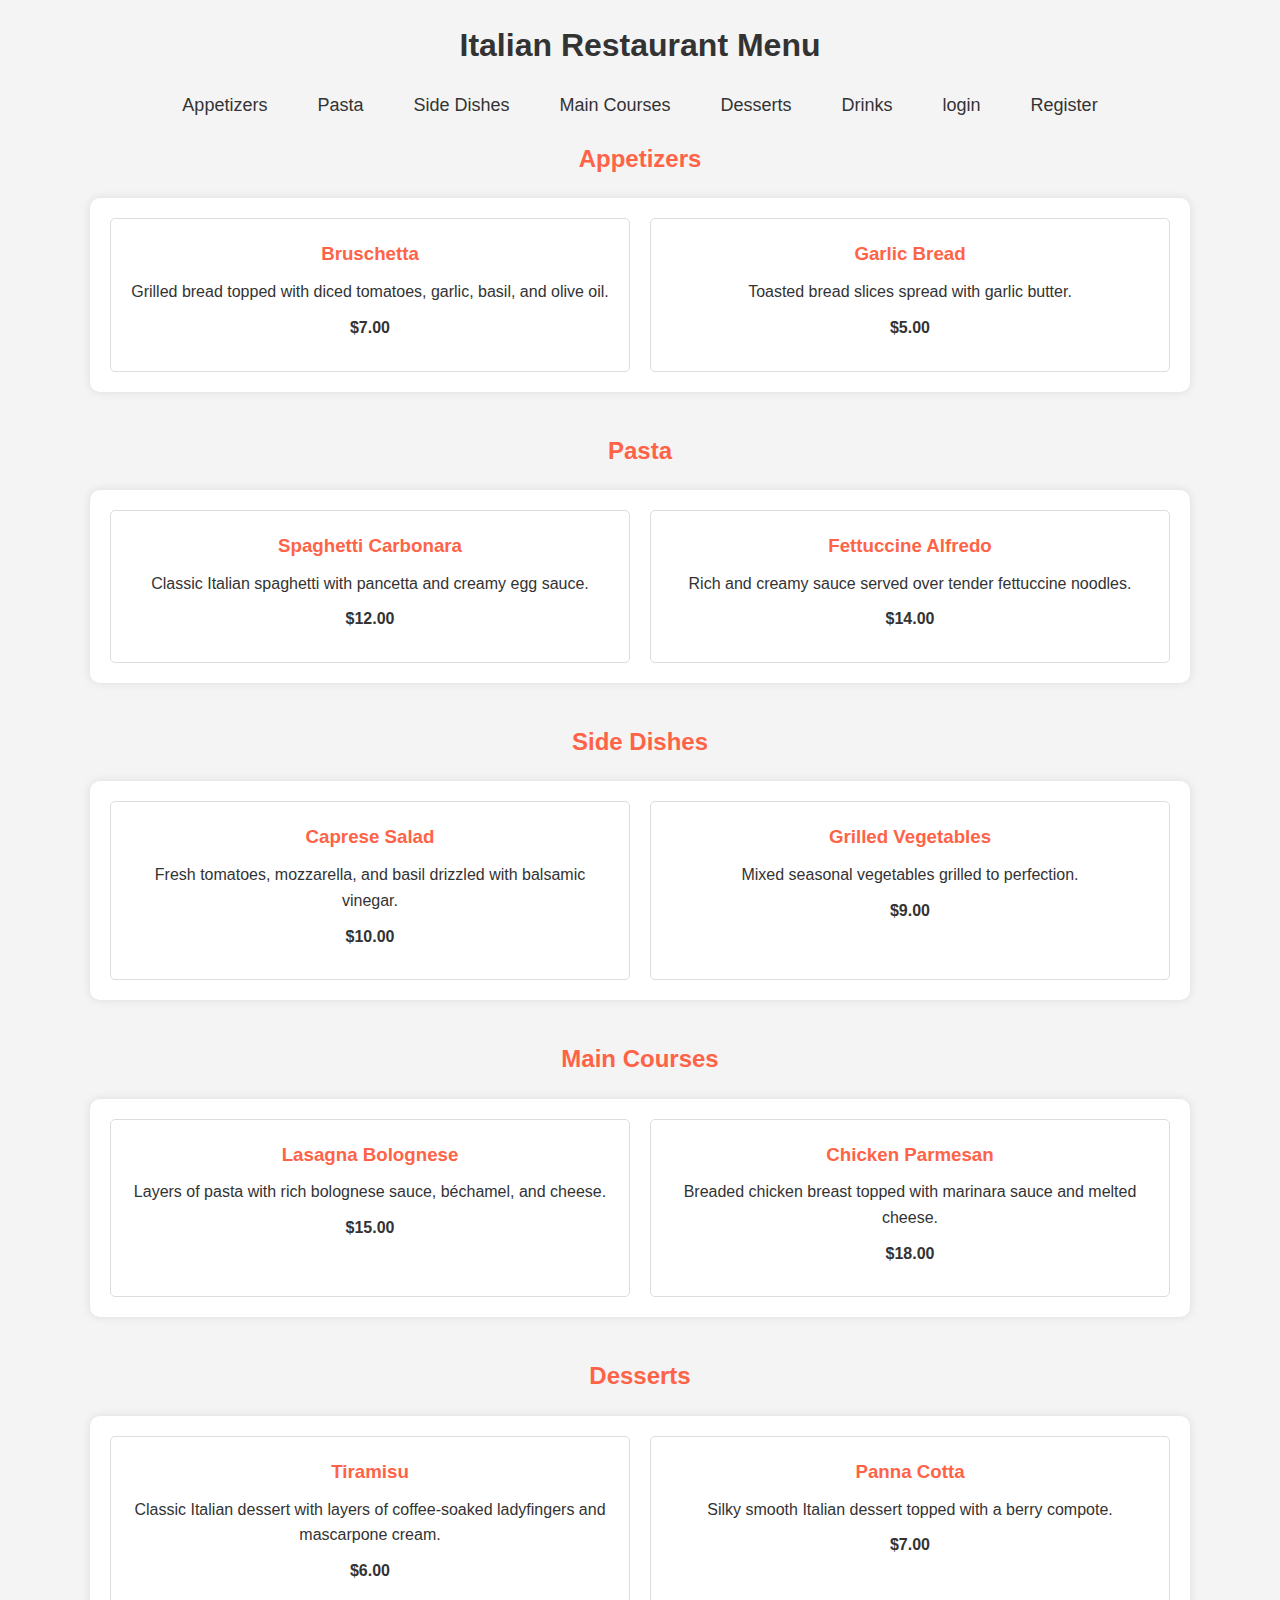
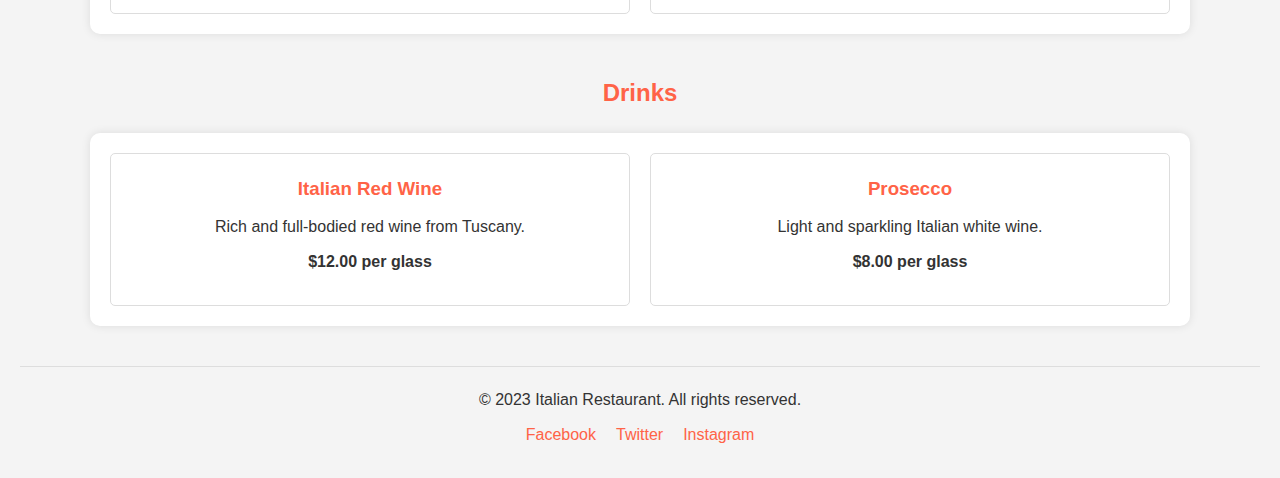
<file: index2.html>
<!DOCTYPE html>
<html lang="en">
<head>
    <meta charset="UTF-8">
    <meta name="viewport" content="width=device-width, initial-scale=1.0">
    <title>Italian Restaurant Menu</title>
    <link rel="stylesheet" href="styles2.css">
</head>
<body>

    <header>
        <h1>Italian Restaurant Menu</h1>
        <nav>
            <ul>
                <li><a href="#appetizers">Appetizers</a></li>
                <li><a href="#pasta">Pasta</a></li>
                <li><a href="#side-dishes">Side Dishes</a></li>
                <li><a href="#main-courses">Main Courses</a></li>
                <li><a href="#desserts">Desserts</a></li>
                <li><a href="#drinks">Drinks</a></li>
                <li><a href="login.html">login</a></li>
                <li><a href="register.html">Register</a></li>
            </ul>
        </nav>
    </header>
    
    <main>
        <section id="appetizers" class="menu-section">
            <h2>Appetizers</h2>
            <div class="grid-container">
                <div class="menu-item">
                    <h3>Bruschetta</h3>
                    <p>Grilled bread topped with diced tomatoes, garlic, basil, and olive oil.</p>
                    <p class="price">$7.00</p>
                </div>
                <div class="menu-item">
                    <h3>Garlic Bread</h3>
                    <p>Toasted bread slices spread with garlic butter.</p>
                    <p class="price">$5.00</p>
                </div>
                <!-- More appetizers can be added here -->
            </div>
        </section>

        <section id="pasta" class="menu-section">
            <h2>Pasta</h2>
            <div class="grid-container">
                <div class="menu-item">
                    <h3>Spaghetti Carbonara</h3>
                    <p>Classic Italian spaghetti with pancetta and creamy egg sauce.</p>
                    <p class="price">$12.00</p>
                    
                </div>
                <div class="menu-item">
                    <h3>Fettuccine Alfredo</h3>
                    <p>Rich and creamy sauce served over tender fettuccine noodles.</p>
                    <p class="price">$14.00</p>
                </div>
                <!-- More pasta dishes can be added here -->
            </div>
        </section>

        <section id="side-dishes" class="menu-section">
            <h2>Side Dishes</h2>
            <div class="grid-container">
                <div class="menu-item">
                    <h3>Caprese Salad</h3>
                    <p>Fresh tomatoes, mozzarella, and basil drizzled with balsamic vinegar.</p>
                    <p class="price">$10.00</p>
                </div>
                <div class="menu-item">
                    <h3>Grilled Vegetables</h3>
                    <p>Mixed seasonal vegetables grilled to perfection.</p>
                    <p class="price">$9.00</p>
                </div>
                <!-- More side dishes can be added here -->
            </div>
        </section>

        <section id="main-courses" class="menu-section">
            <h2>Main Courses</h2>
            <div class="grid-container">
                <div class="menu-item">
                    <h3>Lasagna Bolognese</h3>
                    <p>Layers of pasta with rich bolognese sauce, béchamel, and cheese.</p>
                    <p class="price">$15.00</p>
                </div>
                <div class="menu-item">
                    <h3>Chicken Parmesan</h3>
                    <p>Breaded chicken breast topped with marinara sauce and melted cheese.</p>
                    <p class="price">$18.00</p>
                </div>
                <!-- More main courses can be added here -->
            </div>
        </section>

        <section id="desserts" class="menu-section">
            <h2>Desserts</h2>
            <div class="grid-container">
                <div class="menu-item">
                    <h3>Tiramisu</h3>
                    <p>Classic Italian dessert with layers of coffee-soaked ladyfingers and mascarpone cream.</p>
                    <p class="price">$6.00</p>
                </div>
                <div class="menu-item">
                    <h3>Panna Cotta</h3>
                    <p>Silky smooth Italian dessert topped with a berry compote.</p>
                    <p class="price">$7.00</p>
                </div>
                <!-- More desserts can be added here -->
            </div>
        </section>

        <section id="drinks" class="menu-section">
            <h2>Drinks</h2>
            <div class="grid-container">
                <div class="menu-item">
                    <h3>Italian Red Wine</h3>
                    <p>Rich and full-bodied red wine from Tuscany.</p>
                    <p class="price">$12.00 per glass</p>
                </div>
                <div class="menu-item">
                    <h3>Prosecco</h3>
                    <p>Light and sparkling Italian white wine.</p>
                    <p class="price">$8.00 per glass</p>
                </div>
                <!-- More drinks can be added here -->
            </div>
        </section>
    </main>

    <footer>
        <p>&copy; 2023 Italian Restaurant. All rights reserved.</p>
        <ul>
            <li><a href="https://www.facebook.com">Facebook</a></li>
            <li><a href="https://www.twitter.com">Twitter</a></li>
            <li><a href="https://www.instagram.com">Instagram</a></li>
        </ul>
    </footer>

</body>
</html>
</file>
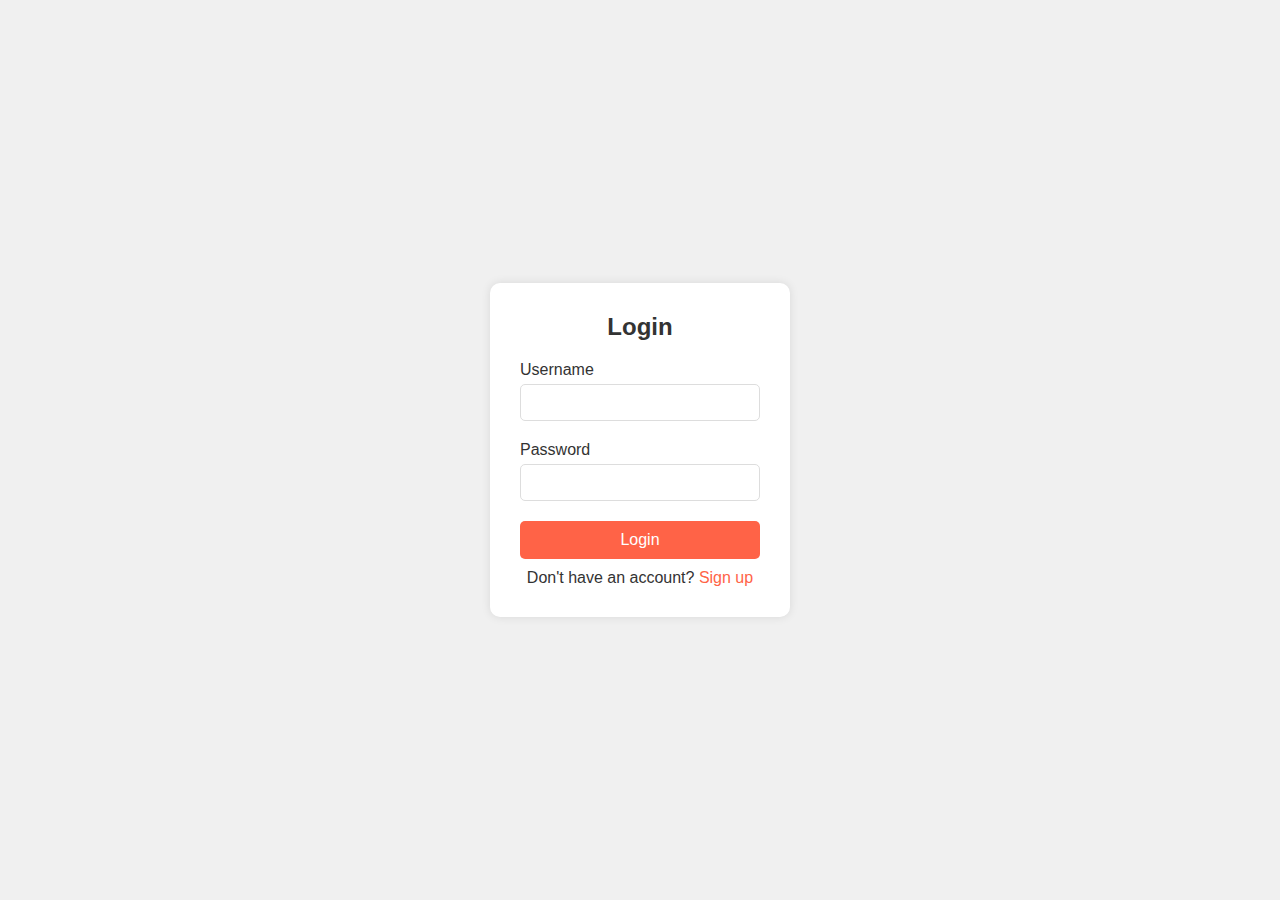
<file: login.html>
<!DOCTYPE html>
<html lang="en">
<head>
    <meta charset="UTF-8">
    <meta name="viewport" content="width=device-width, initial-scale=1.0">
    <title>Login Page</title>
    <link rel="stylesheet" href="loginstyles.css">
</head>
<body>

    <div class="login-container">
        <form class="login-form">
            <h2>Login</h2>
            <div class="input-group">
                <label for="username">Username</label>
                <input type="text" id="username" name="username" required>
            </div>
            <div class="input-group">
                <label for="password">Password</label>
                <input type="password" id="password" name="password" required>
            </div>
            <button type="submit">Login</button>
            <p class="signup-text">Don't have an account? <a href="#">Sign up</a></p>
        </form>
    </div>

</body>
</html>
</file>
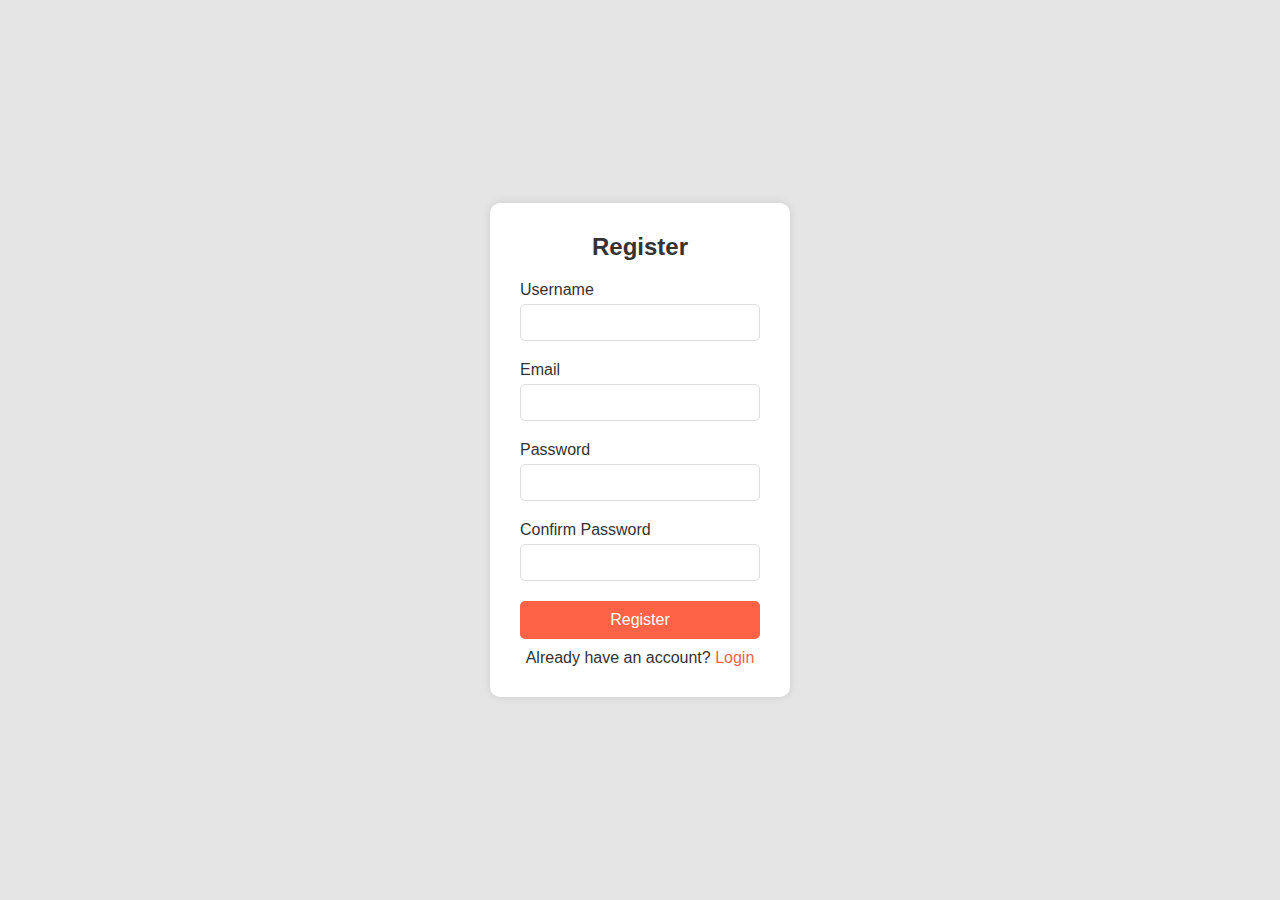
<file: register.html>
<!DOCTYPE html>
<html lang="en">
<head>
    <meta charset="UTF-8">
    <meta name="viewport" content="width=device-width, initial-scale=1.0">
    <title>Registration Page</title>
    <link rel="stylesheet" href="registerstyles.css">
</head>
<body>

    <div class="register-container">
        <form class="register-form">
            <h2>Register</h2>
            <div class="input-group">
                <label for="username">Username</label>
                <input type="text" id="username" name="username" required>
            </div>
            <div class="input-group">
                <label for="email">Email</label>
                <input type="email" id="email" name="email" required>
            </div>
            <div class="input-group">
                <label for="password">Password</label>
                <input type="password" id="password" name="password" required>
            </div>
            <div class="input-group">
                <label for="confirm-password">Confirm Password</label>
                <input type="password" id="confirm-password" name="confirm-password" required>
            </div>
            <button type="submit">Register</button>
            <p class="login-text">Already have an account? <a href="#">Login</a></p>
        </form>
    </div>

</body>
</html>
</file>
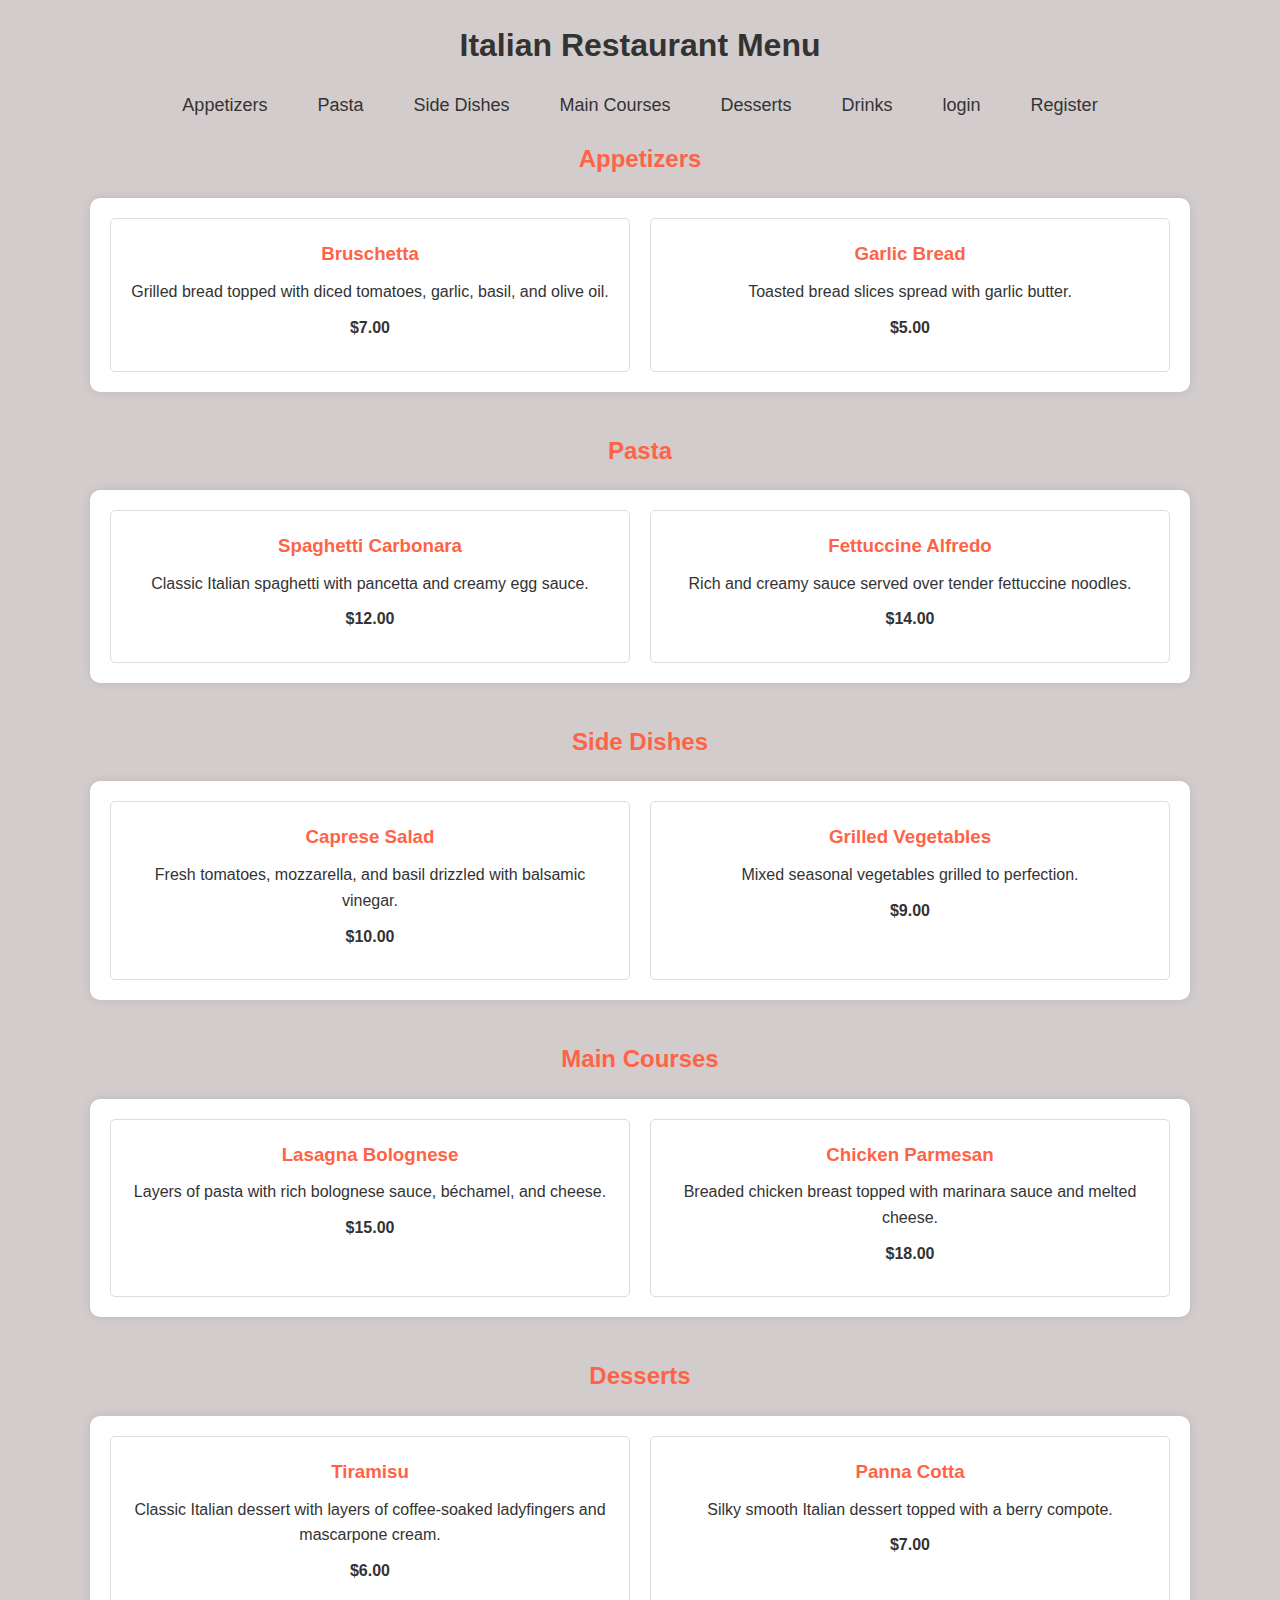
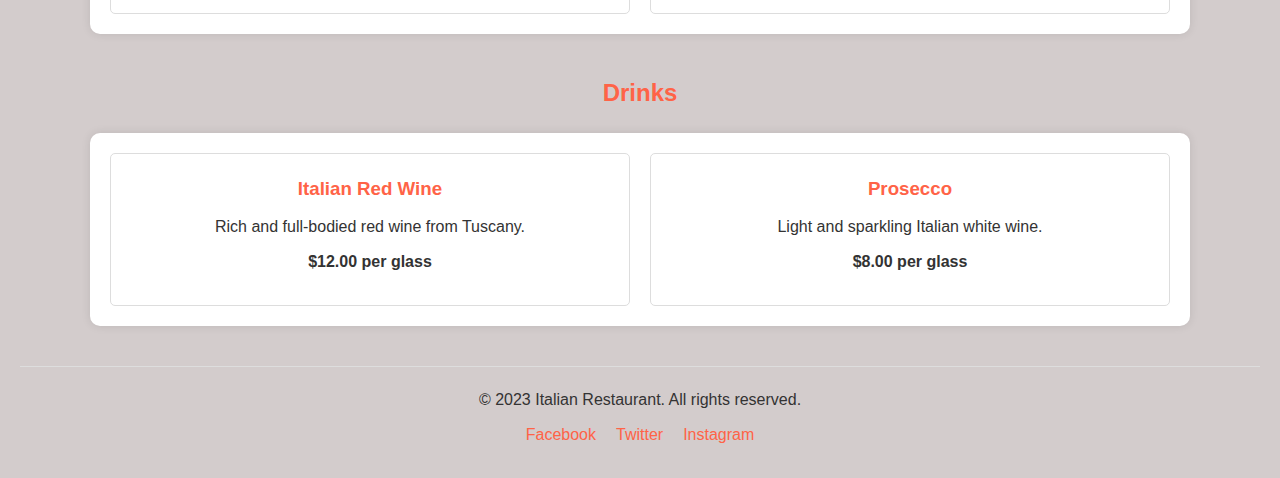
<file: webdesign.html>
<!DOCTYPE html>
<html lang="en">
<head>
    <meta charset="UTF-8">
    <meta name="viewport" content="width=device-width, initial-scale=1.0">
    <title>Italian Restaurant Menu</title>
    <link rel="stylesheet" href="webdesign.css">
</head>
<body>

    <header>
        <h1>Italian Restaurant Menu</h1>
        <nav>
            <ul>
                <li><a href="#appetizers">Appetizers</a></li>
                <li><a href="#pasta">Pasta</a></li>
                <li><a href="#side-dishes">Side Dishes</a></li>
                <li><a href="#main-courses">Main Courses</a></li>
                <li><a href="#desserts">Desserts</a></li>
                <li><a href="#drinks">Drinks</a></li>
                <li><a href="login.html">login</a></li>
                <li><a href="register.html">Register</a></li>
            </ul>
        </nav>
    </header>
    
    <main>
        <section id="appetizers" class="menu-section">
            <h2>Appetizers</h2>
            <div class="grid-container">
                <div class="menu-item">
                    <h3>Bruschetta</h3>
                    <p>Grilled bread topped with diced tomatoes, garlic, basil, and olive oil.</p>
                    <p class="price">$7.00</p>
                </div>
                <div class="menu-item">
                    <h3>Garlic Bread</h3>
                    <p>Toasted bread slices spread with garlic butter.</p>
                    <p class="price">$5.00</p>
                </div>
                <!-- More appetizers can be added here -->
            </div>
        </section>

        <section id="pasta" class="menu-section">
            <h2>Pasta</h2>
            <div class="grid-container">
                <div class="menu-item">
                    <h3>Spaghetti Carbonara</h3>
                    <p>Classic Italian spaghetti with pancetta and creamy egg sauce.</p>
                    <p class="price">$12.00</p>
                    
                </div>
                <div class="menu-item">
                    <h3>Fettuccine Alfredo</h3>
                    <p>Rich and creamy sauce served over tender fettuccine noodles.</p>
                    <p class="price">$14.00</p>
                </div>
                <!-- More pasta dishes can be added here -->
            </div>
        </section>

        <section id="side-dishes" class="menu-section">
            <h2>Side Dishes</h2>
            <div class="grid-container">
                <div class="menu-item">
                    <h3>Caprese Salad</h3>
                    <p>Fresh tomatoes, mozzarella, and basil drizzled with balsamic vinegar.</p>
                    <p class="price">$10.00</p>
                </div>
                <div class="menu-item">
                    <h3>Grilled Vegetables</h3>
                    <p>Mixed seasonal vegetables grilled to perfection.</p>
                    <p class="price">$9.00</p>
                </div>
                <!-- More side dishes can be added here -->
            </div>
        </section>

        <section id="main-courses" class="menu-section">
            <h2>Main Courses</h2>
            <div class="grid-container">
                <div class="menu-item">
                    <h3>Lasagna Bolognese</h3>
                    <p>Layers of pasta with rich bolognese sauce, béchamel, and cheese.</p>
                    <p class="price">$15.00</p>
                </div>
                <div class="menu-item">
                    <h3>Chicken Parmesan</h3>
                    <p>Breaded chicken breast topped with marinara sauce and melted cheese.</p>
                    <p class="price">$18.00</p>
                </div>
                <!-- More main courses can be added here -->
            </div>
        </section>

        <section id="desserts" class="menu-section">
            <h2>Desserts</h2>
            <div class="grid-container">
                <div class="menu-item">
                    <h3>Tiramisu</h3>
                    <p>Classic Italian dessert with layers of coffee-soaked ladyfingers and mascarpone cream.</p>
                    <p class="price">$6.00</p>
                </div>
                <div class="menu-item">
                    <h3>Panna Cotta</h3>
                    <p>Silky smooth Italian dessert topped with a berry compote.</p>
                    <p class="price">$7.00</p>
                </div>
                <!-- More desserts can be added here -->
            </div>
        </section>

        <section id="drinks" class="menu-section">
            <h2>Drinks</h2>
            <div class="grid-container">
                <div class="menu-item">
                    <h3>Italian Red Wine</h3>
                    <p>Rich and full-bodied red wine from Tuscany.</p>
                    <p class="price">$12.00 per glass</p>
                </div>
                <div class="menu-item">
                    <h3>Prosecco</h3>
                    <p>Light and sparkling Italian white wine.</p>
                    <p class="price">$8.00 per glass</p>
                </div>
                <!-- More drinks can be added here -->
            </div>
        </section>
    </main>

    <footer>
        <p>&copy; 2023 Italian Restaurant. All rights reserved.</p>
        <ul>
            <li><a href="https://www.facebook.com">Facebook</a></li>
            <li><a href="https://www.twitter.com">Twitter</a></li>
            <li><a href="https://www.instagram.com">Instagram</a></li>
        </ul>
    </footer>

</body>
</html>
</file>
<file: styles2.css>
/* Reset CSS */
* {
    margin: 0;
    padding: 0;
    box-sizing: border-box;
}

/* General body styling */
body {
    font-family: Arial, sans-serif;
    line-height: 1.6;
    background-color: #f4f4f4;
    color: #333;
    padding: 20px;
}

/* Header and Navigation styling */
header {
    text-align: center;
    margin-bottom: 20px;
}

header nav ul {
    list-style: none;
    display: flex;
    justify-content: center;
    margin: 20px 0;
}

header nav ul li {
    margin: 0 15px;
}

header nav ul li a {
    text-decoration: none;
    font-size: 18px;
    padding: 5px 10px;
    color: #333;
    transition: background-color 0.3s;
}

header nav ul li a:hover,
header nav ul li a.active {
    background-color: #ff6347;
    color: #fff;
}

/* Main section styling */
main {
    max-width: 1100px;
    margin: 0 auto;
}

.menu-section {
    margin-bottom: 40px;
}

.menu-section h2 {
    text-align: center;
    margin-bottom: 20px;
    color: #ff6347;
}

.grid-container {
    display: grid;
    grid-template-columns: repeat(auto-fit, minmax(250px, 1fr));
    gap: 20px;
    padding: 20px;
    background-color: #fff;
    border-radius: 10px;
    box-shadow: 0 0 10px rgba(0,0,0,0.1);
}

.menu-item {
    background-color: #fff;
    border: 1px solid #ddd;
    border-radius: 5px;
    padding: 20px;
    text-align: center;
}

.menu-item h3 {
    margin-bottom: 10px;
    color: #ff6347;
}

.menu-item p {
    margin-bottom: 10px;
}

.menu-item .price {
    font-weight: bold;
}

/* Footer */
footer {
    text-align: center;
    margin-top: 20px;
    padding-top: 20px;
    border-top: 1px solid #ddd;
}

footer ul {
    list-style: none;
    margin: 10px 0;
    padding: 0;
    display: flex;
    justify-content: center;
}

footer ul li {
    margin: 0 10px;
}

footer ul li a {
    text-decoration: none;
    color: #ff6347;
    transition: color 0.3s;
}

footer ul li a:hover {
    color: #333;
}
</file>
<file: loginstyles.css>
/* Reset CSS */
* {
    margin: 0;
    padding: 0;
    box-sizing: border-box;
}

/* General body styling */
body {
    font-family: Arial, sans-serif;
    background-color: #f0f0f0;
    display: flex;
    justify-content: center;
    align-items: center;
    height: 100vh;
}

.login-container {
    background-color: #fff;
    border-radius: 10px;
    box-shadow: 0 0 10px rgba(0, 0, 0, 0.1);
    padding: 30px;
    width: 300px;
}

.login-form {
    display: flex;
    flex-direction: column;
}

h2 {
    text-align: center;
    margin-bottom: 20px;
    color: #333;
}

.input-group {
    margin-bottom: 20px;
}

label {
    display: block;
    margin-bottom: 5px;
    color: #333;
}

input {
    width: 100%;
    padding: 10px;
    border: 1px solid #ddd;
    border-radius: 5px;
}

button {
    padding: 10px;
    border: none;
    border-radius: 5px;
    background-color: #ff6347;
    color: #fff;
    font-size: 16px;
    cursor: pointer;
    transition: background-color 0.3s;
}

button:hover {
    background-color: #ff4500;
}

p.signup-text {
    text-align: center;
    margin-top: 10px;
    color: #333;
}

p.signup-text a {
    color: #ff6347;
    text-decoration: none;
}

p.signup-text a:hover {
    text-decoration: underline;
}
</file>
<file: registerstyles.css>
/* Reset CSS */
* {
    margin: 0px;
    padding: 0;
    box-sizing: border-box;
}

/* General body styling */
body {
    font-family: Arial, sans-serif;
    background-color: #e6e5e5;
    display: flex;
    justify-content: center;
    align-items: center;
    height: 100vh;
}

.register-container {
    background-color: #fff;
    border-radius: 10px;
    box-shadow: 0 0 10px rgba(0, 0, 0, 0.1);
    padding: 30px;
    width: 300px;
}

.register-form {
    display: flex;
    flex-direction: column;
}

h2 {
    text-align: center;
    margin-bottom: 20px;
    color: #333;
}

.input-group {
    margin-bottom: 20px;
}

label {
    display: block;
    margin-bottom: 5px;
    color: #333;
}

input {
    width: 100%;
    padding: 10px;
    border: 1px solid #ddd;
    border-radius: 5px;
}

button {
    padding: 10px;
    border: none;
    border-radius: 5px;
    background-color: #ff6347;
    color: #fff;
    font-size: 16px;
    cursor: pointer;
    transition: background-color 0.3s;
}

button:hover {
    background-color: #ff4500;
}

p.login-text {
    text-align:center;
    margin-top: 10px;
    color: #333;
}

p.login-text a {
    color: #ff6347;
    text-decoration: none;
}

p.login-text a:hover {
    text-decoration: underline;
}
</file>
<file: webdesign.css>
/* Reset CSS */
* {
    margin: 0;
    padding: 0;
    box-sizing: border-box;
}

/* General body styling */
body {
    font-family: Arial, sans-serif;
    line-height: 1.6;
    background-color: #d3cccc;
    color: #333;
    padding: 20px;
}

/* Header and Navigation styling */
header {
    text-align: center;
    margin-bottom: 20px;
}

header nav ul {
    list-style: none;
    display: flex;
    justify-content: center;
    margin: 20px 0;
}

header nav ul li {
    margin: 0 15px;
}

header nav ul li a {
    text-decoration: none;
    font-size: 18px;
    padding: 5px 10px;
    color: #333;
    transition: background-color 0.3s;
}

header nav ul li a:hover,
header nav ul li a.active {
    background-color: #ebdcd9;
    color: #fff;
}

/* Main section styling */
main {
    max-width: 1100px;
    margin: 0 auto;
}

.menu-section {
    margin-bottom: 40px;
}

.menu-section h2 {
    text-align: center;
    margin-bottom: 20px;
    color: #ff6347;
}

.grid-container {
    display: grid;
    grid-template-columns: repeat(auto-fit, minmax(250px, 1fr));
    gap: 20px;
    padding: 20px;
    background-color: #fff;
    border-radius: 10px;
    box-shadow: 0 0 10px rgba(0,0,0,0.1);
}

.menu-item {
    background-color: #fff;
    border: 1px solid #ddd;
    border-radius: 5px;
    padding: 20px;
    text-align: center;
}

.menu-item h3 {
    margin-bottom: 10px;
    color: #ff6347;
}

.menu-item p {
    margin-bottom: 10px;
}

.menu-item .price {
    font-weight: bold;
}

/* Footer */
footer {
    text-align: center;
    margin-top: 20px;
    padding-top: 20px;
    border-top: 1px solid #ddd;
}

footer ul {
    list-style: none;
    margin: 10px 0;
    padding: 0;
    display: flex;
    justify-content: center;
}

footer ul li {
    margin: 0 10px;
}

footer ul li a {
    text-decoration: none;
    color: #ff6347;
    transition: color 0.3s;
}

footer ul li a:hover {
    color: #333;
}
</file>
